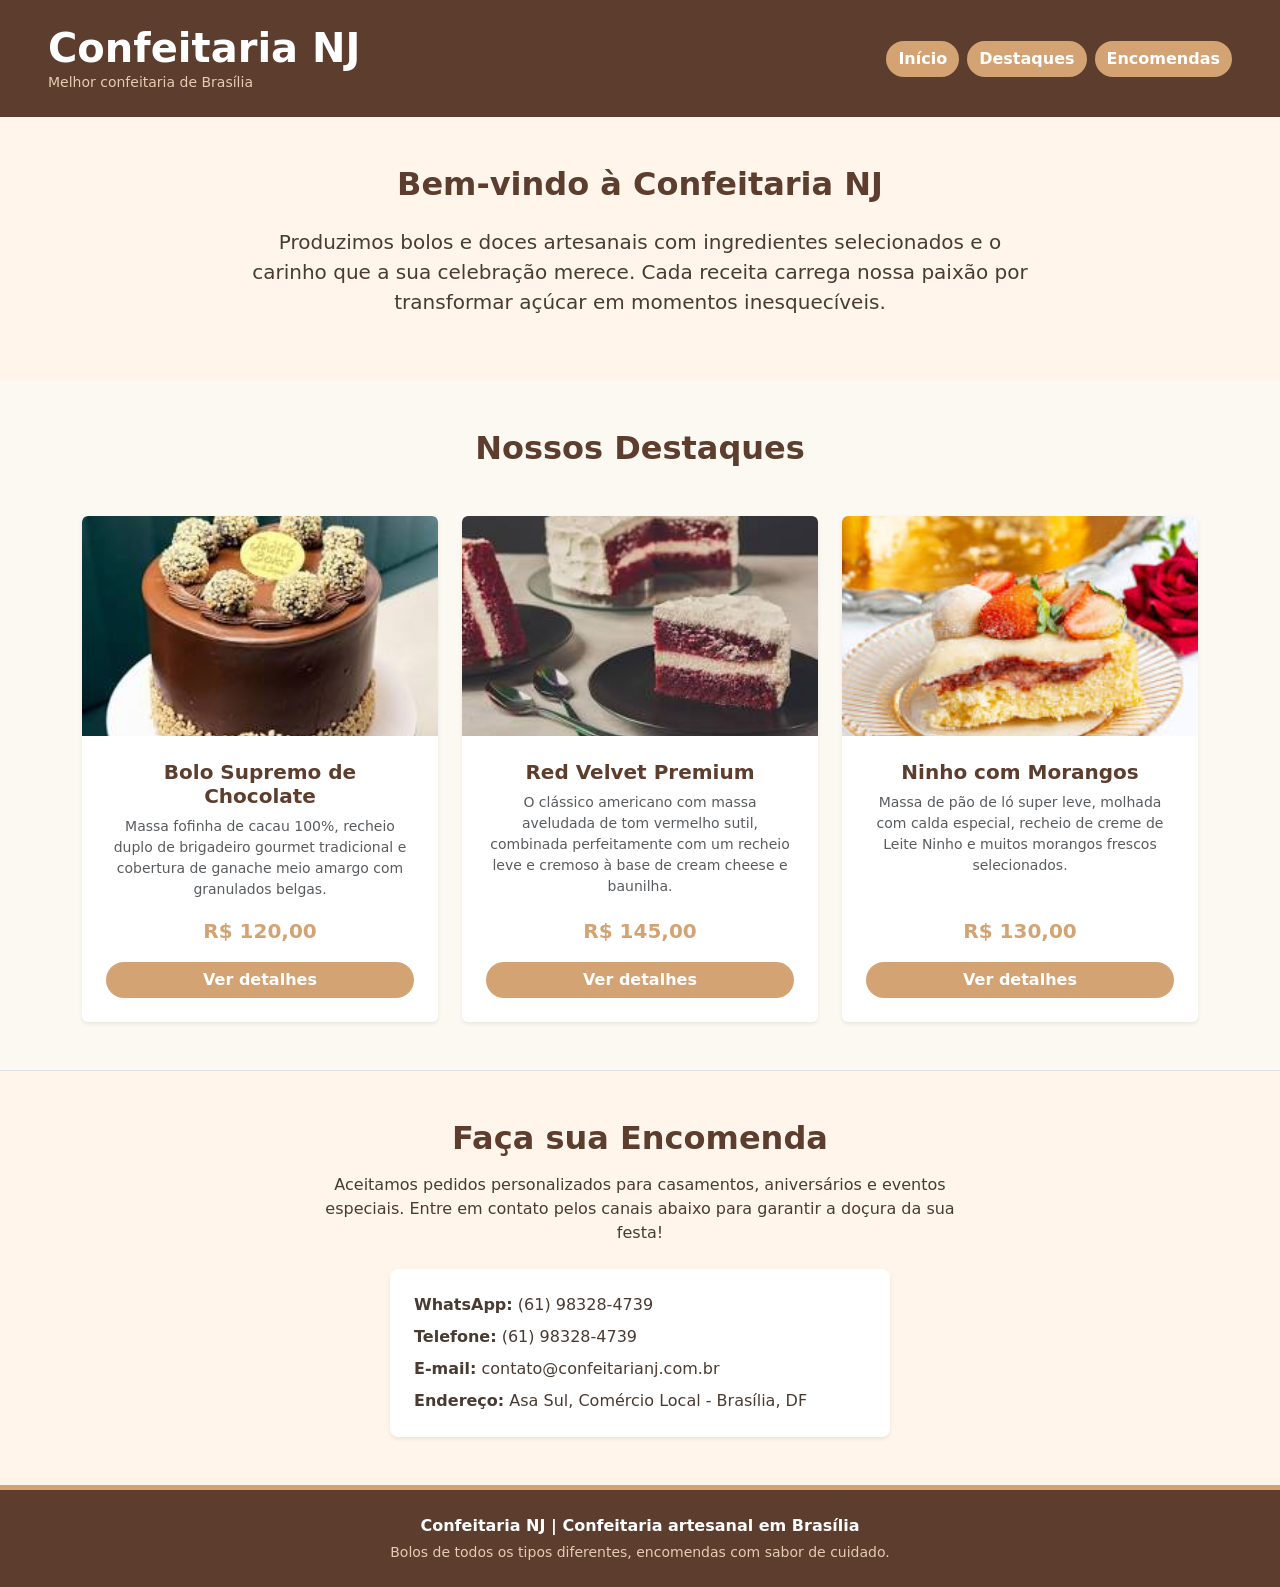
<file: index.html>
<!DOCTYPE html>
<html lang="pt-BR">
<head>
    <meta charset="UTF-8">
    <meta name="viewport" content="width=device-width, initial-scale=1.0">
    <title>Confeitaria NJ</title>
    <link href="https://cdn.jsdelivr.net/npm/bootstrap@5.3.3/dist/css/bootstrap.min.css" rel="stylesheet">
    <link rel="stylesheet" href="style.css">
</head>
<body>

    <header class="bg-escura text-white py-4 px-5 d-flex flex-column flex-md-row justify-content-between align-items-center gap-3">
        <div class="text-center text-md-start">
            <h1 class="fw-bold m-0">Confeitaria NJ</h1>
            <p class="small text-muted-custom m-0">Melhor confeitaria de Brasília</p>
        </div>
        <nav class="d-flex gap-2">
            <a href="#inicio" class="btn btn-destaque rounded-pill fw-bold">Início</a>
            <a href="#destaques" class="btn btn-destaque rounded-pill fw-bold">Destaques</a>
            <a href="#encomendas" class="btn btn-destaque rounded-pill fw-bold">Encomendas</a>
        </nav>
    </header>

    <main>
        <section id="inicio" class="bg-clara text-center py-5 px-3">
            <div class="container max-width-800">
                <h2 class="text-escura fw-bold mb-4">Bem-vindo à Confeitaria NJ</h2>
                <p class="lead">Produzimos bolos e doces artesanais com ingredientes selecionados e o carinho que a sua celebração merece. Cada receita carrega nossa paixão por transformar açúcar em momentos inesquecíveis.</p>
            </div>
        </section>

        <section id="destaques" class="container py-5">
            <h2 class="text-escura fw-bold text-center mb-5">Nossos Destaques</h2>
            
            <div class="row g-4 justify-content-center">
                <div class="col-12 col-md-6 col-lg-4">
                    <div class="card h-100 border-0 shadow-sm overflow-hidden text-center">
                        <img src="img.png" class="card-img-top object-fit-cover" height="220" alt="Bolo de Chocolate">
                        <div class="card-body d-flex flex-column p-4">
                            <h3 class="h5 text-escura fw-bold card-title">Bolo Supremo de Chocolate</h3>
                            <p class="card-text text-muted small flex-grow-1">Massa fofinha de cacau 100%, recheio duplo de brigadeiro gourmet tradicional e cobertura de ganache meio amargo com granulados belgas.</p>
                            <span class="fs-5 fw-bold text-destaque mb-3 d-block">R$ 120,00</span>
                            <a href="chocolate.html" class="btn btn-destaque rounded-pill fw-bold w-100">Ver detalhes</a>
                        </div>
                    </div>
                </div>

                <div class="col-12 col-md-6 col-lg-4">
                    <div class="card h-100 border-0 shadow-sm overflow-hidden text-center">
                        <img src="img2.png" class="card-img-top object-fit-cover" height="220" alt="Bolo Red Velvet">
                        <div class="card-body d-flex flex-column p-4">
                            <h3 class="h5 text-escura fw-bold card-title">Red Velvet Premium</h3>
                            <p class="card-text text-muted small flex-grow-1">O clássico americano com massa aveludada de tom vermelho sutil, combinada perfeitamente com um recheio leve e cremoso à base de cream cheese e baunilha.</p>
                            <span class="fs-5 fw-bold text-destaque mb-3 d-block">R$ 145,00</span>
                            <a href="redvelvet.html" class="btn btn-destaque rounded-pill fw-bold w-100">Ver detalhes</a>
                        </div>
                    </div>
                </div>

                <div class="col-12 col-md-6 col-lg-4">
                    <div class="card h-100 border-0 shadow-sm overflow-hidden text-center">
                        <img src="img3.png" class="card-img-top object-fit-cover" height="220" alt="Bolo de Morango">
                        <div class="card-body d-flex flex-column p-4">
                            <h3 class="h5 text-escura fw-bold card-title">Ninho com Morangos</h3>
                            <p class="card-text text-muted small flex-grow-1">Massa de pão de ló super leve, molhada com calda especial, recheio de creme de Leite Ninho e muitos morangos frescos selecionados.</p>
                            <span class="fs-5 fw-bold text-destaque mb-3 d-block">R$ 130,00</span>
                            <a href="morango.html" class="btn btn-destaque rounded-pill fw-bold w-100">Ver detalhes</a>
                        </div>
                    </div>
                </div>
            </div>
        </section>

        <section id="encomendas" class="bg-clara py-5 px-3 border-top">
            <div class="container text-center max-width-700">
                <h2 class="text-escura fw-bold mb-3">Faça sua Encomenda</h2>
                <p class="mb-4">Aceitamos pedidos personalizados para casamentos, aniversários e eventos especiais. Entre em contato pelos canais abaixo para garantir a doçura da sua festa!</p>
                
                <div class="bg-white p-4 rounded-3 shadow-sm text-start max-width-500 mx-auto">
                    <p class="mb-2"><strong>WhatsApp:</strong> (61) 98328-4739</p>
                    <p class="mb-2"><strong>Telefone:</strong> (61) 98328-4739</p>
                    <p class="mb-2"><strong>E-mail:</strong> contato@confeitarianj.com.br</p>
                    <p class="m-0"><strong>Endereço:</strong> Asa Sul, Comércio Local - Brasília, DF</p>
                </div>
            </div>
        </section>
    </main>

    <footer class="bg-escura text-white text-center py-4 border-top border-5 border-destaque">
        <p class="fw-bold m-0">Confeitaria NJ | Confeitaria artesanal em Brasília</p>
        <p class="small text-muted-custom m-0 italic mt-1">Bolos de todos os tipos diferentes, encomendas com sabor de cuidado.</p>
    </footer>

</body>
</html>
</file>
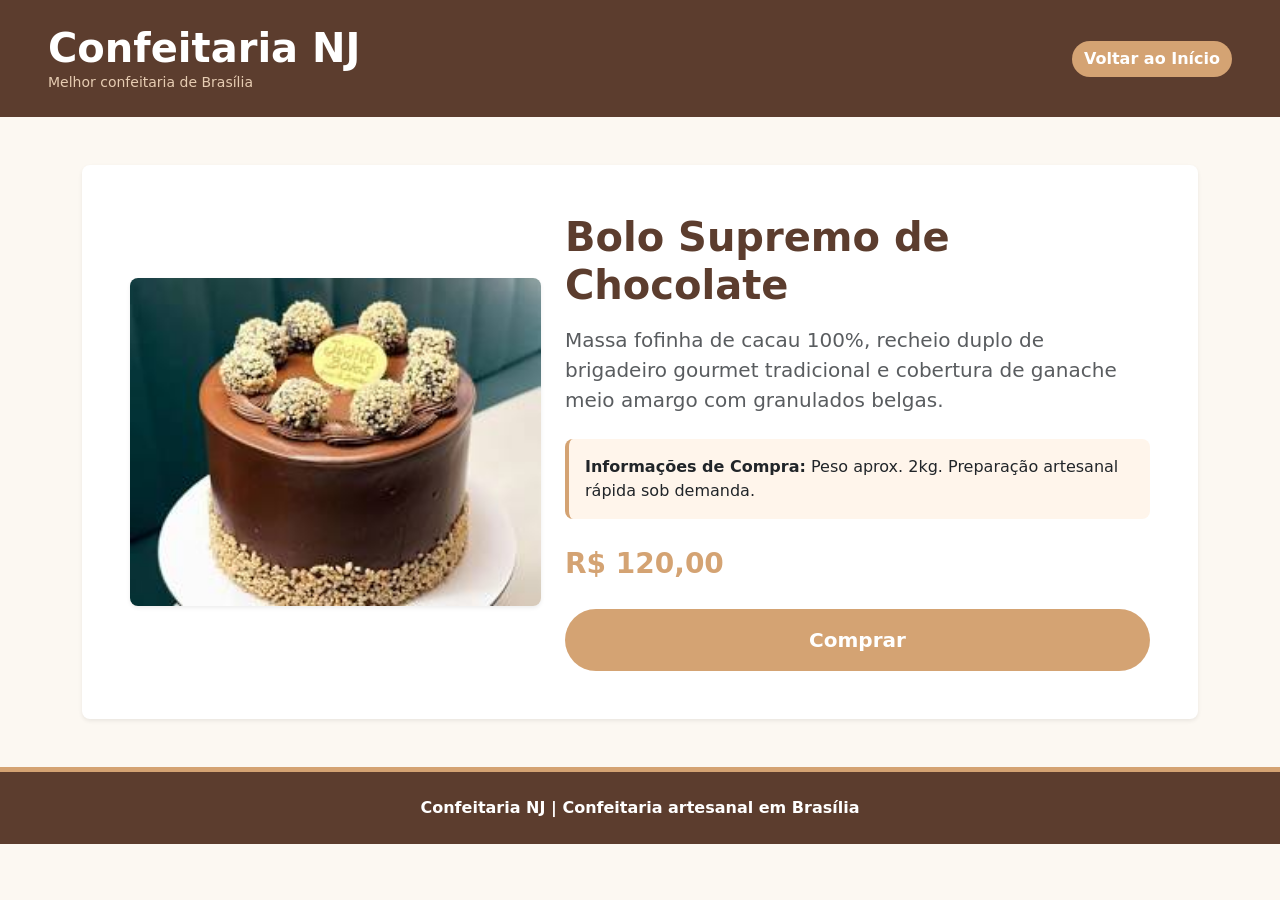
<file: chocolate.html>
<!DOCTYPE html>
<html lang="pt-BR">
<head>
    <meta charset="UTF-8">
    <meta name="viewport" content="width=device-width, initial-scale=1.0">
    <title>Confeitaria NJ - Bolo Supremo de Chocolate</title>
    <link href="https://cdn.jsdelivr.net/npm/bootstrap@5.3.3/dist/css/bootstrap.min.css" rel="stylesheet">
    <link rel="stylesheet" href="style.css">
</head>
<body>

    <header class="bg-escura text-white py-4 px-5 d-flex flex-column flex-md-row justify-content-between align-items-center gap-3">
        <div class="text-center text-md-start">
            <h1 class="fw-bold m-0">Confeitaria NJ</h1>
            <p class="small text-muted-custom m-0">Melhor confeitaria de Brasília</p>
        </div>
        <nav><a href="index.html" class="btn btn-destaque rounded-pill fw-bold">Voltar ao Início</a></nav>
    </header>

    <main class="container py-5">
        <div class="bg-white p-4 p-md-5 rounded-3 shadow-sm">
            <div class="row align-items-center g-4">
                <div class="col-12 col-md-5">
                    <img src="img.png" class="img-fluid rounded-3 shadow-sm w-100 object-fit-cover" style="max-height: 400px;" alt="Bolo de Chocolate">
                </div>
                <div class="col-12 col-md-7">
                    <h2 class="text-escura fw-bold display-6 mb-3">Bolo Supremo de Chocolate</h2>
                    <p class="fs-5 text-muted mb-4">Massa fofinha de cacau 100%, recheio duplo de brigadeiro gourmet tradicional e cobertura de ganache meio amargo com granulados belgas.</p>
                    <div class="bg-clara p-3 rounded-3 border-start border-4 border-destaque mb-4">
                        <p class="m-0 text-dark"><strong>Informações de Compra:</strong> Peso aprox. 2kg. Preparação artesanal rápida sob demanda.</p>
                    </div>
                    <span class="fs-3 fw-bold text-destaque d-block mb-4">R$ 120,00</span>
                    <a href="#sucesso" class="btn btn-destaque btn-lg rounded-pill fw-bold px-5 py-3 w-100">Comprar</a>
                </div>
            </div>
        </div>

        <div id="sucesso" class="caixa-sucesso">
            <div class="bg-white p-5 rounded-3 text-center shadow-lg max-width-400 mx-3">
                <p class="fs-4 fw-bold text-escura mb-4">🎂 Obrigado pela compra!</p>
                <a href="index.html" class="btn btn-destaque rounded-pill fw-bold px-4">Voltar para a Loja</a>
            </div>
        </div>
    </main>

    <footer class="bg-escura text-white text-center py-4 border-top border-5 border-destaque">
        <p class="fw-bold m-0">Confeitaria NJ | Confeitaria artesanal em Brasília</p>
    </footer>

</body>
</html>
</file>
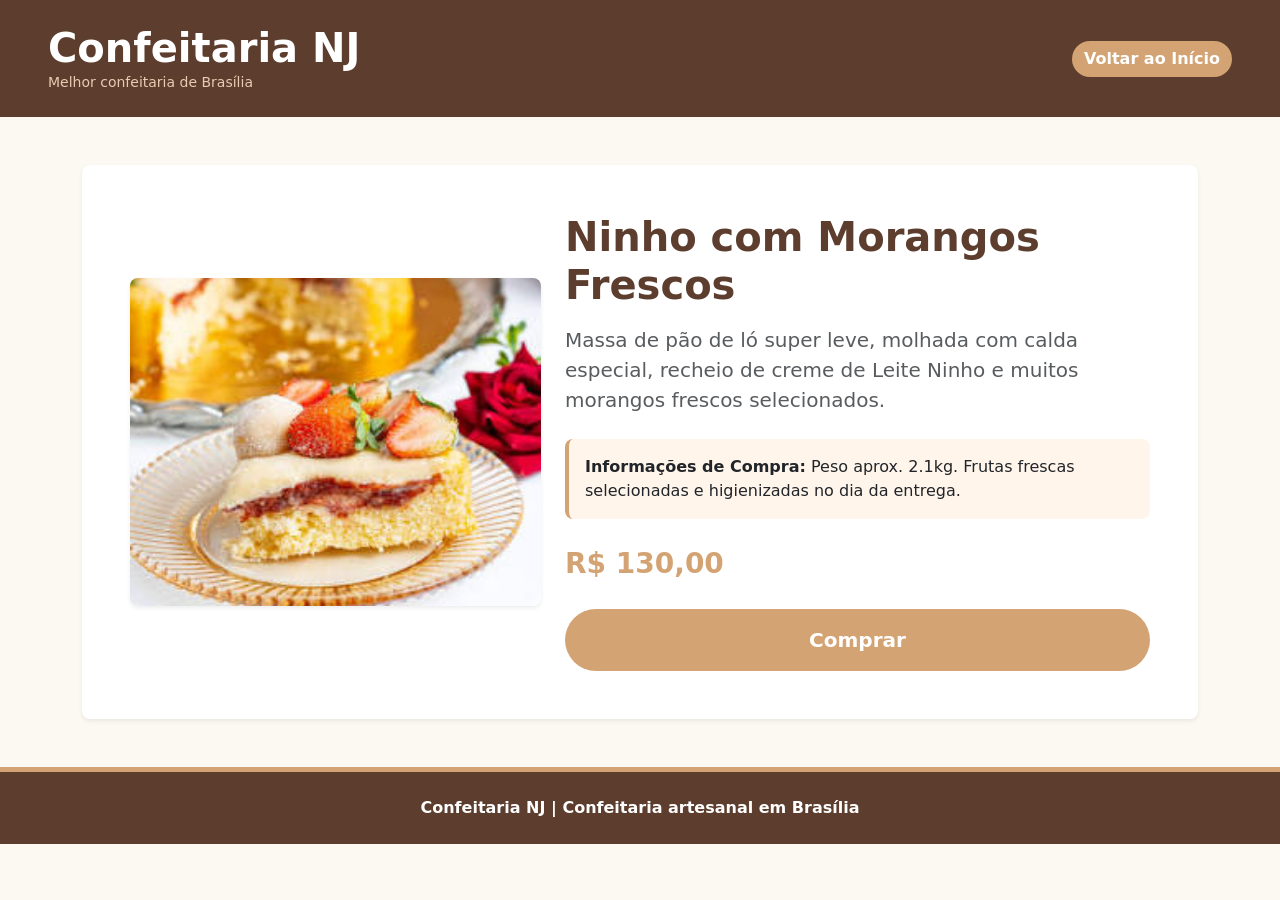
<file: morango.html>
<!DOCTYPE html>
<html lang="pt-BR">
<head>
    <meta charset="UTF-8">
    <meta name="viewport" content="width=device-width, initial-scale=1.0">
    <title>Confeitaria NJ - Ninho com Morangos Frescos</title>
    <link href="https://cdn.jsdelivr.net/npm/bootstrap@5.3.3/dist/css/bootstrap.min.css" rel="stylesheet">
    <link rel="stylesheet" href="style.css">
</head>
<body>

    <header class="bg-escura text-white py-4 px-5 d-flex flex-column flex-md-row justify-content-between align-items-center gap-3">
        <div class="text-center text-md-start">
            <h1 class="fw-bold m-0">Confeitaria NJ</h1>
            <p class="small text-muted-custom m-0">Melhor confeitaria de Brasília</p>
        </div>
        <nav><a href="index.html" class="btn btn-destaque rounded-pill fw-bold">Voltar ao Início</a></nav>
    </header>

    <main class="container py-5">
        <div class="bg-white p-4 p-md-5 rounded-3 shadow-sm">
            <div class="row align-items-center g-4">
                <div class="col-12 col-md-5">
                    <img src="img3.png" class="img-fluid rounded-3 shadow-sm w-100 object-fit-cover" style="max-height: 400px;" alt="Bolo de Ninho com Morango">
                </div>
                <div class="col-12 col-md-7">
                    <h2 class="text-escura fw-bold display-6 mb-3">Ninho com Morangos Frescos</h2>
                    <p class="fs-5 text-muted mb-4">Massa de pão de ló super leve, molhada com calda especial, recheio de creme de Leite Ninho e muitos morangos frescos selecionados.</p>
                    <div class="bg-clara p-3 rounded-3 border-start border-4 border-destaque mb-4">
                        <p class="m-0 text-dark"><strong>Informações de Compra:</strong> Peso aprox. 2.1kg. Frutas frescas selecionadas e higienizadas no dia da entrega.</p>
                    </div>
                    <span class="fs-3 fw-bold text-destaque d-block mb-4">R$ 130,00</span>
                    <a href="#sucesso" class="btn btn-destaque btn-lg rounded-pill fw-bold px-5 py-3 w-100">Comprar</a>
                </div>
            </div>
        </div>

        <div id="sucesso" class="caixa-sucesso">
            <div class="bg-white p-5 rounded-3 text-center shadow-lg max-width-400 mx-3">
                <p class="fs-4 fw-bold text-escura mb-4">🎂 Obrigado pela compra!</p>
                <a href="index.html" class="btn btn-destaque rounded-pill fw-bold px-4">Voltar para a Loja</a>
            </div>
        </div>
    </main>

    <footer class="bg-escura text-white text-center py-4 border-top border-5 border-destaque">
        <p class="fw-bold m-0">Confeitaria NJ | Confeitaria artesanal em Brasília</p>
    </footer>

</body>
</html>
</file>
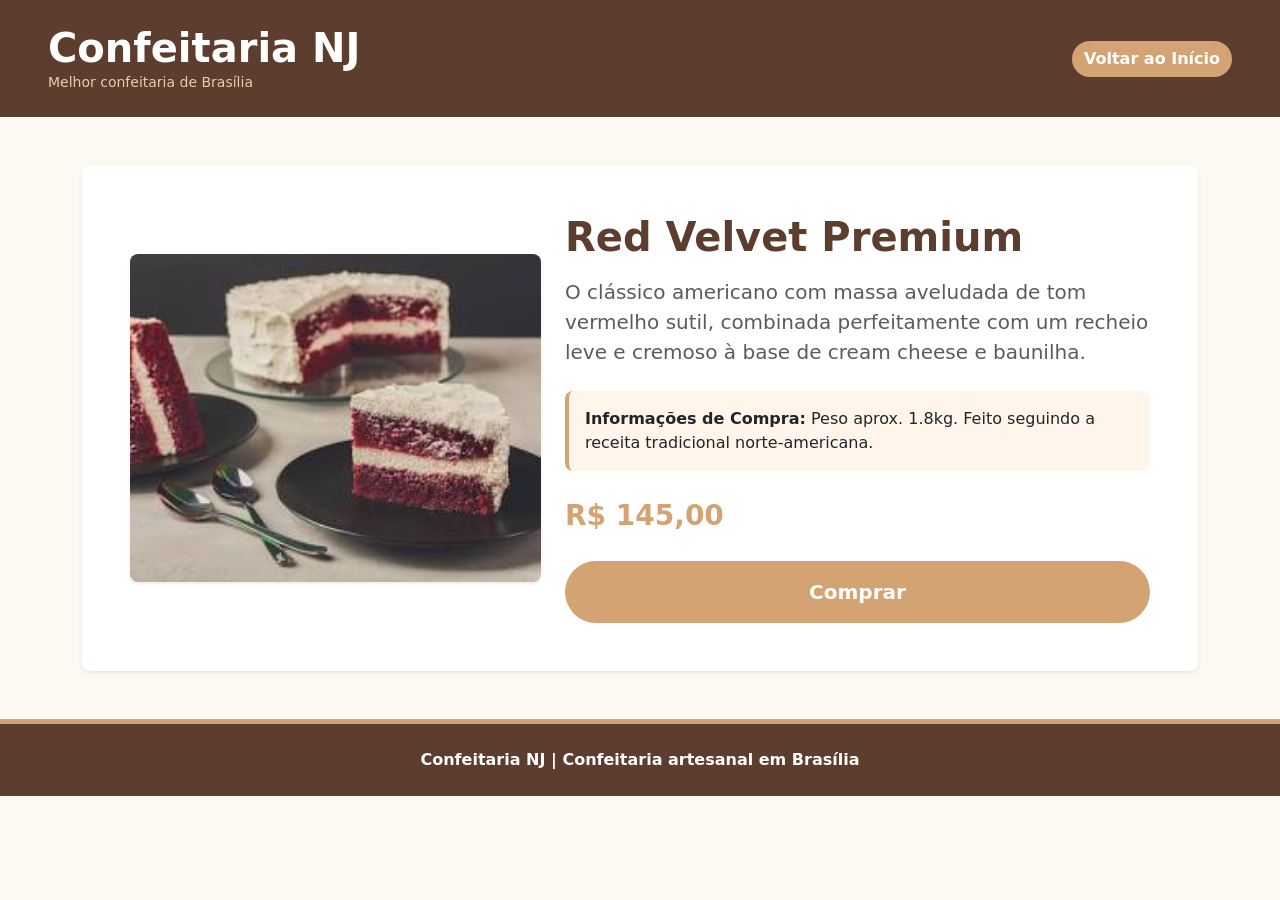
<file: redvelvet.html>
<!DOCTYPE html>
<html lang="pt-BR">
<head>
    <meta charset="UTF-8">
    <meta name="viewport" content="width=device-width, initial-scale=1.0">
    <title>Confeitaria NJ - Red Velvet Premium</title>
    <link href="https://cdn.jsdelivr.net/npm/bootstrap@5.3.3/dist/css/bootstrap.min.css" rel="stylesheet">
    <link rel="stylesheet" href="style.css">
</head>
<body>

    <header class="bg-escura text-white py-4 px-5 d-flex flex-column flex-md-row justify-content-between align-items-center gap-3">
        <div class="text-center text-md-start">
            <h1 class="fw-bold m-0">Confeitaria NJ</h1>
            <p class="small text-muted-custom m-0">Melhor confeitaria de Brasília</p>
        </div>
        <nav><a href="index.html" class="btn btn-destaque rounded-pill fw-bold">Voltar ao Início</a></nav>
    </header>

    <main class="container py-5">
        <div class="bg-white p-4 p-md-5 rounded-3 shadow-sm">
            <div class="row align-items-center g-4">
                <div class="col-12 col-md-5">
                    <img src="img2.png" class="img-fluid rounded-3 shadow-sm w-100 object-fit-cover" style="max-height: 400px;" alt="Bolo Red Velvet">
                </div>
                <div class="col-12 col-md-7">
                    <h2 class="text-escura fw-bold display-6 mb-3">Red Velvet Premium</h2>
                    <p class="fs-5 text-muted mb-4">O clássico americano com massa aveludada de tom vermelho sutil, combinada perfeitamente com um recheio leve e cremoso à base de cream cheese e baunilha.</p>
                    <div class="bg-clara p-3 rounded-3 border-start border-4 border-destaque mb-4">
                        <p class="m-0 text-dark"><strong>Informações de Compra:</strong> Peso aprox. 1.8kg. Feito seguindo a receita tradicional norte-americana.</p>
                    </div>
                    <span class="fs-3 fw-bold text-destaque d-block mb-4">R$ 145,00</span>
                    <a href="#sucesso" class="btn btn-destaque btn-lg rounded-pill fw-bold px-5 py-3 w-100">Comprar</a>
                </div>
            </div>
        </div>

        <div id="sucesso" class="caixa-sucesso">
            <div class="bg-white p-5 rounded-3 text-center shadow-lg max-width-400 mx-3">
                <p class="fs-4 fw-bold text-escura mb-4">🎂 Obrigado pela compra!</p>
                <a href="index.html" class="btn btn-destaque rounded-pill fw-bold px-4">Voltar para a Loja</a>
            </div>
        </div>
    </main>

    <footer class="bg-escura text-white text-center py-4 border-top border-5 border-destaque">
        <p class="fw-bold m-0">Confeitaria NJ | Confeitaria artesanal em Brasília</p>
    </footer>

</body>
</html>
</file>
<file: style.css>
:root {
    --cor-escura: #5c3d2e;
    --cor-clara: #fff5eb;
    --cor-destaque: #d4a373;
    --cor-fundo: #fcf8f2;
}

body {
    background-color: var(--cor-fundo);
    color: #4a3b32;
}

.bg-escura { background-color: var(--cor-escura) !important; }
.bg-clara { background-color: var(--cor-clara) !important; }
.text-escura { color: var(--cor-escura) !important; }
.text-destaque { color: var(--cor-destaque) !important; }
.text-muted-custom { color: #e6ccb2 !important; }
.border-destaque { border-color: var(--cor-destaque) !important; }

.btn-destaque {
    background-color: var(--cor-destaque) !important;
    color: #ffffff !important;
    border: none !important;
    transition: background-color 0.3s ease, transform 0.2s ease !important;
}
.btn-destaque:hover {
    background-color: #b07d50 !important;
    transform: translateY(-2px);
}

.max-width-800 { max-width: 800px; margin: 0 auto; }
.max-width-700 { max-width: 700px; margin: 0 auto; }
.max-width-500 { max-width: 500px; }
.max-width-400 { max-width: 400px; }

.caixa-sucesso {
    display: none;
    position: fixed;
    top: 0;
    left: 0;
    width: 100%;
    height: 100%;
    background-color: rgba(0, 0, 0, 0.7);
    z-index: 10000;
    justify-content: center;
    align-items: center;
}

.caixa-sucesso:target {
    display: flex;
}
</file>
